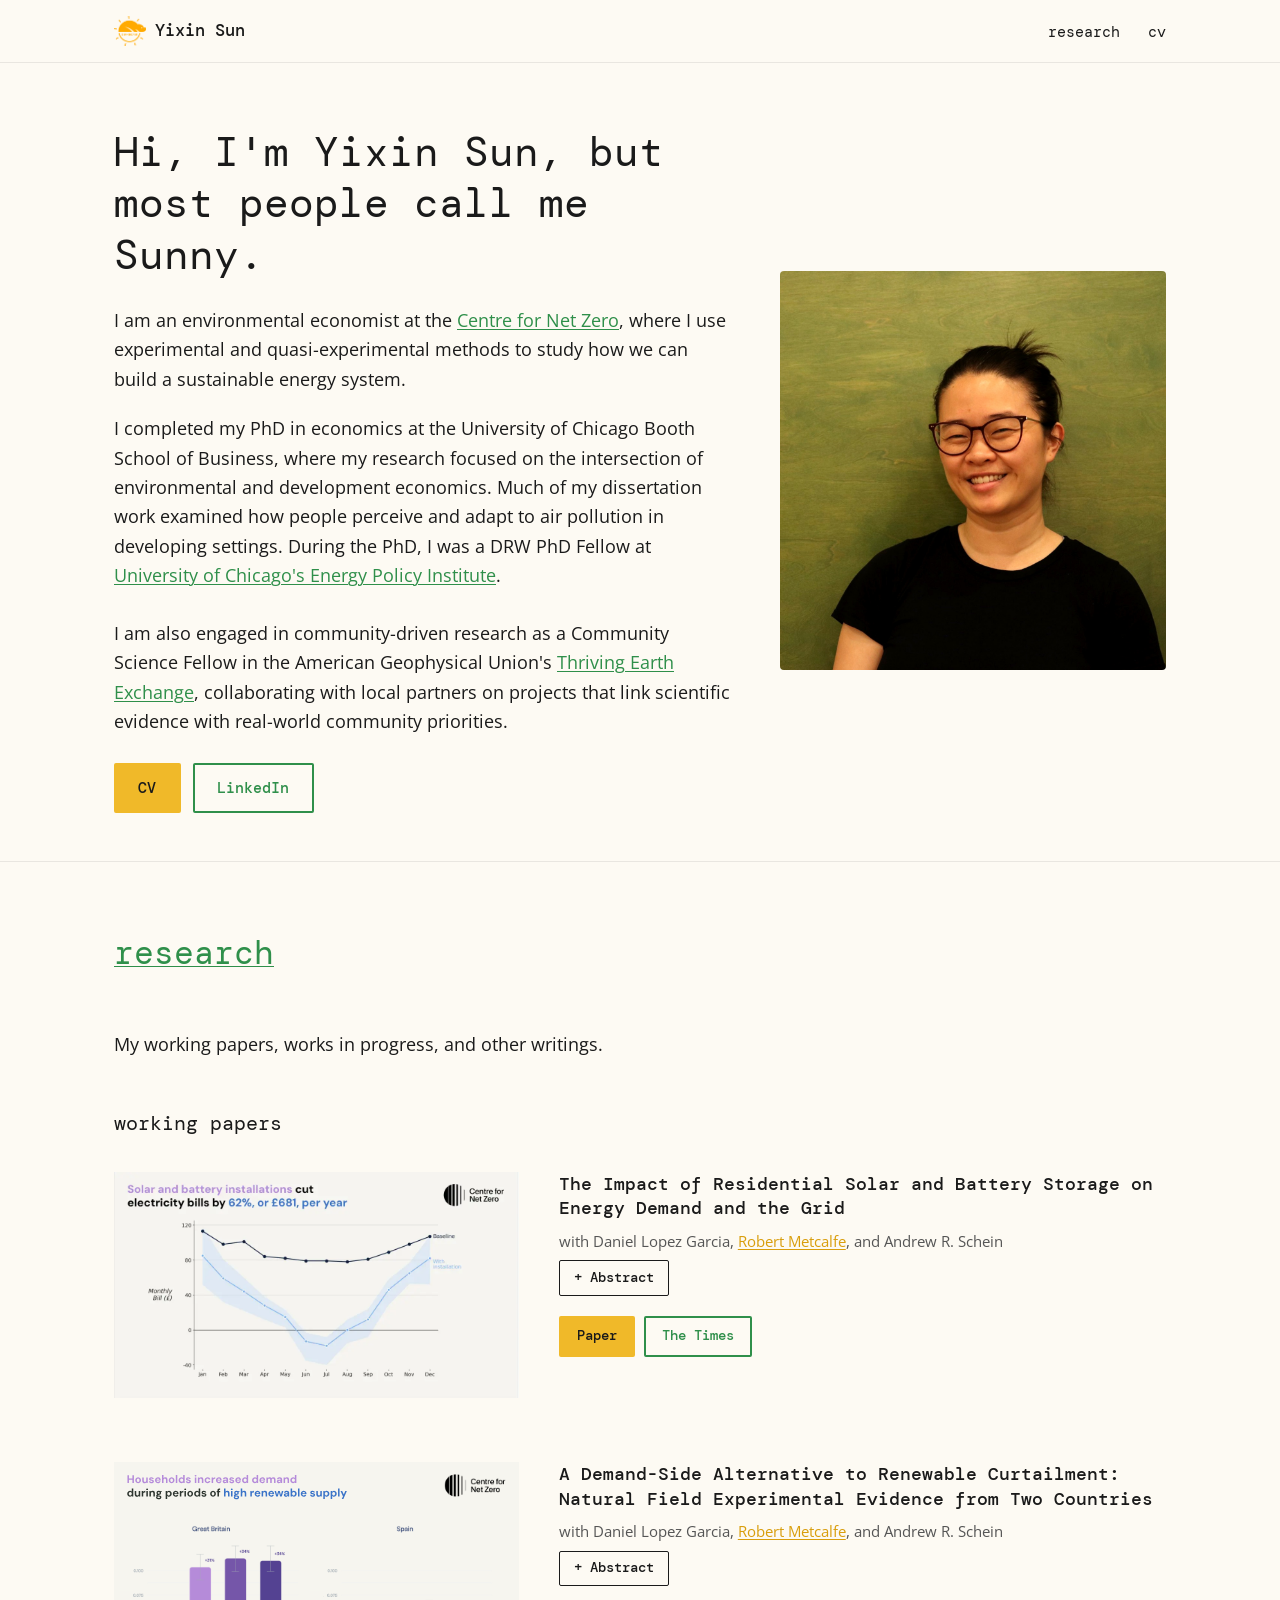
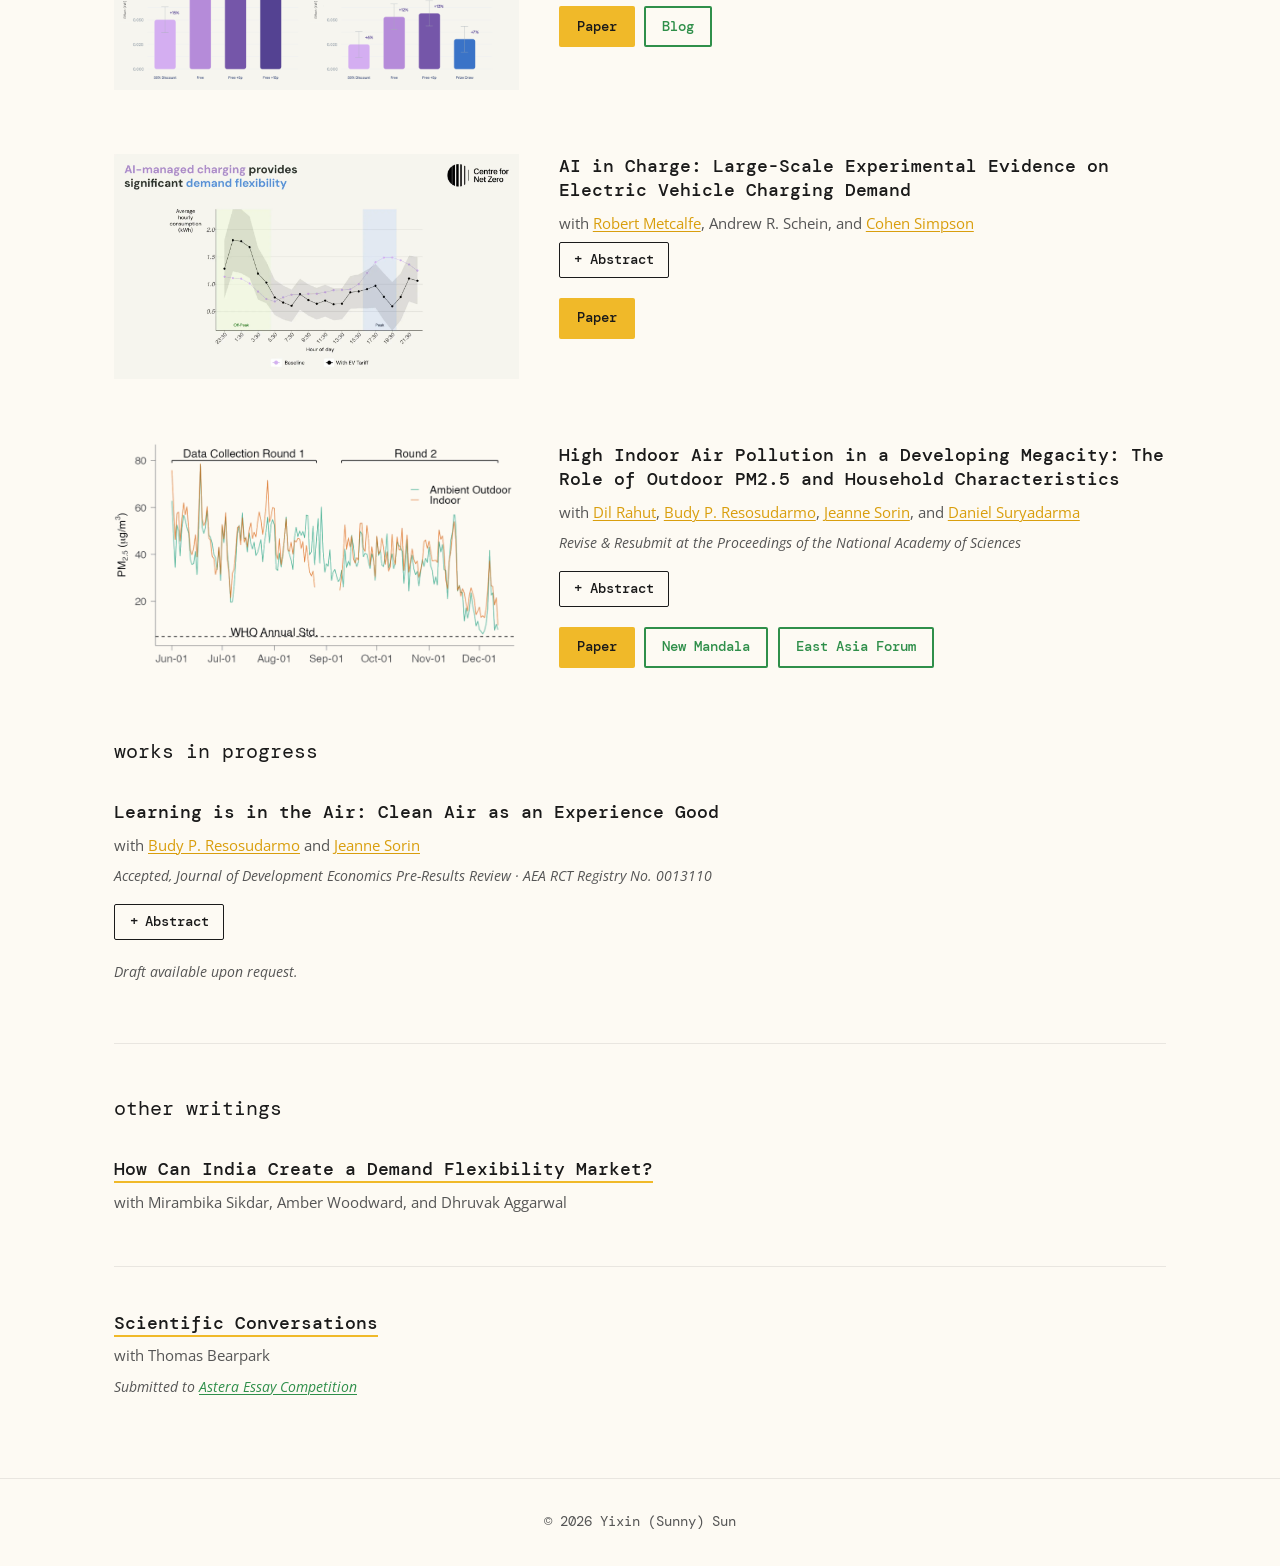
<file: index.html>
<!DOCTYPE html>
<html lang="en">
<head>
  <meta charset="UTF-8">
  <meta name="viewport" content="width=device-width, initial-scale=1.0">
  <title>Yixin (Sunny) Sun</title>
  <meta name="description" content="Yixin (Sunny) Sun — environmental economist at the Centre for Net Zero. Research on energy, air pollution, and climate.">

  <!-- Fonts -->
  <link rel="preconnect" href="https://fonts.googleapis.com">
  <link rel="preconnect" href="https://fonts.gstatic.com" crossorigin>
  <link href="https://fonts.googleapis.com/css2?family=DM+Mono:wght@300;400;500&family=Open+Sans:wght@300;400;500;600;700&display=swap" rel="stylesheet">

  <!-- Favicon -->
  <link rel="icon" type="image/png" href="assets/sunbear.png">
  <link rel="apple-touch-icon" href="assets/sunbear.png">

  <link rel="stylesheet" href="style.css">
</head>
<body>

  <!-- ============ NAV ============ -->
  <nav class="nav">
    <div class="container nav-inner">
      <a class="nav-brand" href="#top">
        <img class="nav-logo" src="assets/sunbear.png" alt="" onerror="this.style.display='none'">
        <span>Yixin Sun</span>
      </a>
      <ul class="nav-links">
        <li><a href="research/">research</a></li>
        <li><a href="assets/cv.pdf" target="_blank" rel="noopener">cv</a></li>
      </ul>
    </div>
  </nav>

  <!-- ============ HERO ============ -->
  <header id="top" class="hero">
    <div class="container hero-inner">
      <div class="hero-text">
        <h1 class="hero-title">
          Hi, I'm Yixin Sun, but most people call me Sunny.
        </h1>
        <p class="hero-subtitle">
          I am an environmental economist at the
          <a href="https://www.centrefornetzero.org/" target="_blank" rel="noopener">Centre for Net Zero</a>,
          where I use experimental and quasi-experimental methods to study how we
          can build a sustainable energy system.
        </p>
        <p class="hero-bio">
          I completed my PhD in economics at the University of Chicago Booth School
          of Business, where my research focused on the intersection of environmental
          and development economics. Much of my dissertation work examined how people
          perceive and adapt to air pollution in developing settings. During the PhD,
          I was a DRW PhD Fellow at
          <a href="https://epic.uchicago.edu/people/yixin-sun/" target="_blank" rel="noopener">University of Chicago's Energy Policy Institute</a>.
        </p>
        <p class="hero-bio">
          I am also engaged in community-driven research as a Community Science
          Fellow in the American Geophysical Union's
          <a href="https://thrivingearthexchange.org/blog/meet-the-september-2024-cohort-of-community-science-fellows/" target="_blank" rel="noopener">Thriving Earth Exchange</a>,
          collaborating with local partners on projects that link scientific
          evidence with real-world community priorities.
        </p>
        <div class="hero-buttons">
          <a class="btn btn-primary" href="assets/cv.pdf" target="_blank" rel="noopener">CV</a>
          <a class="btn btn-outline" href="https://www.linkedin.com/in/yixin-sun-1aa00063/" target="_blank" rel="noopener">LinkedIn</a>
        </div>
      </div>
      <div class="hero-image">
        <img src="assets/profile.jpg" alt="Yixin (Sunny) Sun" onerror="this.style.display='none'">
      </div>
    </div>
  </header>

  <!-- ============ RESEARCH ============ -->
  <section id="research" class="section">
    <div class="container">
      <h2 class="section-title"><a href="research/">research</a></h2>
      <p class="hero-subtitle">My working papers, works in progress, and other writings.</p>

      <h3 class="section-title section-subtitle">working papers</h3>

      <article class="paper">
        <div class="paper-image"><img src="assets/solar-battery.webp" alt="Monthly electricity bill: baseline vs. with solar and battery installation"></div>
        <div class="paper-text">
          <h3 class="paper-title">The Impact of Residential Solar and Battery Storage on Energy Demand and the Grid</h3>
          <p class="paper-authors">with Daniel Lopez Garcia, <a href="https://www.rmetcalfe.net/" target="_blank" rel="noopener">Robert Metcalfe</a>, and Andrew R. Schein</p>
          <details class="abstract"><summary>Abstract</summary><p>Rooftop solar and home batteries are widely proposed as a way to cut household energy bills and decarbonize the power sector, yet we lack causal evidence on their benefits to households, the grid, and society. We conducted a natural field experiment, randomly contacting low-income households from an eligible pool of 38,821 and offering them solar and battery at no private cost. Within a fixed budget constraint, we randomly installed systems in 708 households. Installations reduced annual imported electricity by 38% and net grid imports by 77%, translating into a 62% reduction in bill spending. Solar-plus-battery installations reshaped intraday consumption profiles to benefit the grid and the environment. Overnight off-peak imports increased, while peak imports fell by 66%, a pattern that held even in low-solar winter months. The first pound of subsidy had a marginal value of public funds of 2.07. Exploiting variation in battery feasibility, batteries accounted for a further 13% reduction in households&rsquo; annual bill. For supporting the grid, solar-plus-battery households were able to decrease evening peak imports by three times the amount achieved by solar alone.</p></details>
          <div class="paper-buttons"><a class="btn btn-primary btn-sm" href="https://www.centrefornetzero.org/papers/the-impact-of-residential-solar-and-battery-storage-on-energy-demand-and-the-grid" target="_blank" rel="noopener">Paper</a><a class="btn btn-outline btn-sm" href="https://www.thetimes.com/uk/environment/article/solar-panels-battery-energy-bills-wjfthcwmj" target="_blank" rel="noopener">The Times</a></div>
        </div>
      </article>

      <article class="paper">
        <div class="paper-image"><img src="assets/renewable-curtailment.svg" alt="A Demand-Side Alternative to Renewable Curtailment"></div>
        <div class="paper-text">
          <h3 class="paper-title">A Demand-Side Alternative to Renewable Curtailment: Natural Field Experimental Evidence from Two Countries</h3>
          <p class="paper-authors">with Daniel Lopez Garcia, <a href="https://www.rmetcalfe.net/" target="_blank" rel="noopener">Robert Metcalfe</a>, and Andrew R. Schein</p>
          <details class="abstract"><summary>Abstract</summary><p>As renewable generation plays a growing role in the energy system, periods of negative wholesale electricity prices are becoming increasingly common and are expected to grow dramatically over the next ten years. Traditionally, system operators respond by paying generators, especially renewables, to curtail production, or mandating that they do so without compensation. In this study, we propose and test a novel alternative: exposing consumers to free and negative prices to stimulate demand when supply is abundant. We implemented large-scale nationwide natural field experiments simultaneously in Great Britain and Spain, with roughly 60,000 residential customers in each country randomized to receive varying financial incentives to “turn up” their electricity. We found that demand increased substantially as prices fell to zero, but paying customers to consume beyond zero price yielded little additional response. Households with electric vehicles and rooftop solar had a larger elasticity than households without such technologies, suggesting demand turn-up becomes more effective as households adopt low-carbon technologies.</p></details>
          <div class="paper-buttons"><a class="btn btn-primary btn-sm" href="https://www.centrefornetzero.org/papers/mobilising-electricity-demand-in-periods-of-renewable-abundance-evidence-from-a-large-scale" target="_blank" rel="noopener">Paper</a><a class="btn btn-outline btn-sm" href="https://www.centrefornetzero.org/news/lessons-from-gb-and-spain-on-the-economics-of-demand-turn-up" target="_blank" rel="noopener">Blog</a></div>
        </div>
      </article>

      <article class="paper">
        <div class="paper-image"><img src="assets/ev-tariff.png" alt="Hourly electricity demand: baseline vs. EV tariff"></div>
        <div class="paper-text">
          <h3 class="paper-title">AI in Charge: Large-Scale Experimental Evidence on Electric Vehicle Charging Demand</h3>
          <p class="paper-authors">with <a href="https://www.rmetcalfe.net/" target="_blank" rel="noopener">Robert Metcalfe</a>, Andrew R. Schein, and <a href="https://www.cohensimpson.com/" target="_blank" rel="noopener">Cohen Simpson</a></p>
          <details class="abstract"><summary>Abstract</summary><p>One of the promising opportunities offered by AI to support the decarbonization of electricity grids is to align demand with low-carbon supply, yet there is little causal evidence on household acceptance of AI managed control, and its impact on their consumption. We evaluated the effects of the world's largest AI managed EV charging tariff using a large-scale natural field experiment. We found that the tariff led to a 42% reduction in household electricity demand during peak hours, with 100% of this demand shifted to lower-cost and lower-carbon-intensity periods. The tariff generated substantial consumer savings, while demonstrating potential to lower producer costs, energy system costs, and carbon emissions through significant load shifting.</p></details>
          <div class="paper-buttons"><a class="btn btn-primary btn-sm" href="https://www.centrefornetzero.org/papers/ai-in-charge-large-scale-experimental-evidence-on-electric-vehicle-charging-demand" target="_blank" rel="noopener">Paper</a></div>
        </div>
      </article>

      <article class="paper">
        <div class="paper-image"><img src="assets/jakarta-pm25.png" alt="Indoor and outdoor PM2.5 levels over time in Jakarta"></div>
        <div class="paper-text">
          <h3 class="paper-title">High Indoor Air Pollution in a Developing Megacity: The Role of Outdoor PM2.5 and Household Characteristics</h3>
          <p class="paper-authors">with <a href="https://www.adb.org/adbi/about/staff-profiles/dil-rahut" target="_blank" rel="noopener">Dil Rahut</a>, <a href="https://crawford.anu.edu.au/people/budy-resosudarmo" target="_blank" rel="noopener">Budy P. Resosudarmo</a>, <a href="https://jeannesorin.github.io/" target="_blank" rel="noopener">Jeanne Sorin</a>, and <a href="https://sites.google.com/view/dsuryadarma/home" target="_blank" rel="noopener">Daniel Suryadarma</a></p>
          <p class="paper-status"><em>Revise &amp; Resubmit at the Proceedings of the National Academy of Sciences</em></p>
          <details class="abstract"><summary>Abstract</summary><p>Exposure to fine particulate matter (PM2.5) poses major health risks, especially in rapidly urbanizing cities. We present evidence from over 152,000 monitor-hours of indoor PM2.5 measurements across homes in Jakarta, Indonesia. We find that mean daily indoor and outdoor PM2.5 levels are both dangerously high, eight times above World Health Organization health-based guidelines. Unlike in developed settings, most indoor pollution originates from outdoor infiltration. Survey data also reveal large inequalities: lower-income households experience double the mean indoor PM2.5 of higher-income households.</p></details>
          <div class="paper-buttons"><a class="btn btn-primary btn-sm" href="https://www.dropbox.com/scl/fi/opqtwxwqrwyrgv90rf9ht/jakarta_indoor_outdoor_2025.06.18.pdf?rlkey=f03kli9cmz2w39z93ikiv5z8y&amp;dl=0" target="_blank" rel="noopener">Paper</a><a class="btn btn-outline btn-sm" href="https://www.newmandala.org/where-have-indonesias-energy-transition-policies-all-gone/" target="_blank" rel="noopener">New Mandala</a><a class="btn btn-outline btn-sm" href="https://eastasiaforum.org/2025/09/15/jakartas-air-pollution-crisis-invades-homes/" target="_blank" rel="noopener">East Asia Forum</a></div>
        </div>
      </article>

      <h3 class="section-title section-subtitle">works in progress</h3>
      <article class="wip-paper">
        <h3 class="paper-title">Learning is in the Air: Clean Air as an Experience Good</h3>
        <p class="paper-authors">with <a href="https://crawford.anu.edu.au/people/budy-resosudarmo" target="_blank" rel="noopener">Budy P. Resosudarmo</a> and <a href="https://jeannesorin.github.io/" target="_blank" rel="noopener">Jeanne Sorin</a></p>
        <p class="paper-status"><em>Accepted, Journal of Development Economics Pre-Results Review &middot; AEA RCT Registry No. 0013110</em></p>
        <details class="abstract"><summary>Abstract</summary><p>Despite the severe health risks posed by air pollution, demand for cleaner air remains slow in many highly polluted developing regions. One potential explanation is that clean air functions as an experience good: personal demand becomes evident only after consuming cleaner air. We provide the first experimental test of clean air as an experience good by randomly assigning households in Jakarta, Indonesia to a three-month air purifier rental. Our findings reveal that purifier rentals effectively reduced indoor PM2.5 concentrations by 33%, demonstrating that the intervention successfully exposed households to clean air. Households that experienced cleaner air felt the purifiers improved their health, and developed stronger beliefs about the benefits of clean air. The treatment increased WTP for air purifiers, but only among households with above-median income, suggesting that financial constraints limit demand despite learning effects.</p></details>
        <p class="paper-note"><em>Draft available upon request.</em></p>
      </article>

      <h3 class="section-title section-subtitle">other writings</h3>
      <article class="wip-paper"><h3 class="paper-title"><a href="https://www.ceew.in/publications/how-india-can-create-demand-flexibility-market-five-pillars" target="_blank" rel="noopener">How Can India Create a Demand Flexibility Market?</a></h3><p class="paper-authors">with Mirambika Sikdar, Amber Woodward, and Dhruvak Aggarwal</p></article>
      <article class="wip-paper"><h3 class="paper-title"><a href="https://tombearpark.com/essays/scientific-conversations/" target="_blank" rel="noopener">Scientific Conversations</a></h3><p class="paper-authors">with Thomas Bearpark</p><p class="paper-status"><em>Submitted to <a href="https://asterainstitute.substack.com/p/what-scientists-said-results-from" target="_blank" rel="noopener">Astera Essay Competition</a></em></p></article>
    </div>
  </section>

  <!-- ============ FOOTER ============ -->
  <footer class="footer">
    <div class="container">
      <p>&copy; <span id="year"></span> Yixin (Sunny) Sun</p>
    </div>
  </footer>

  <script>
    document.getElementById('year').textContent = new Date().getFullYear();
  </script>
</body>
</html>
</file>
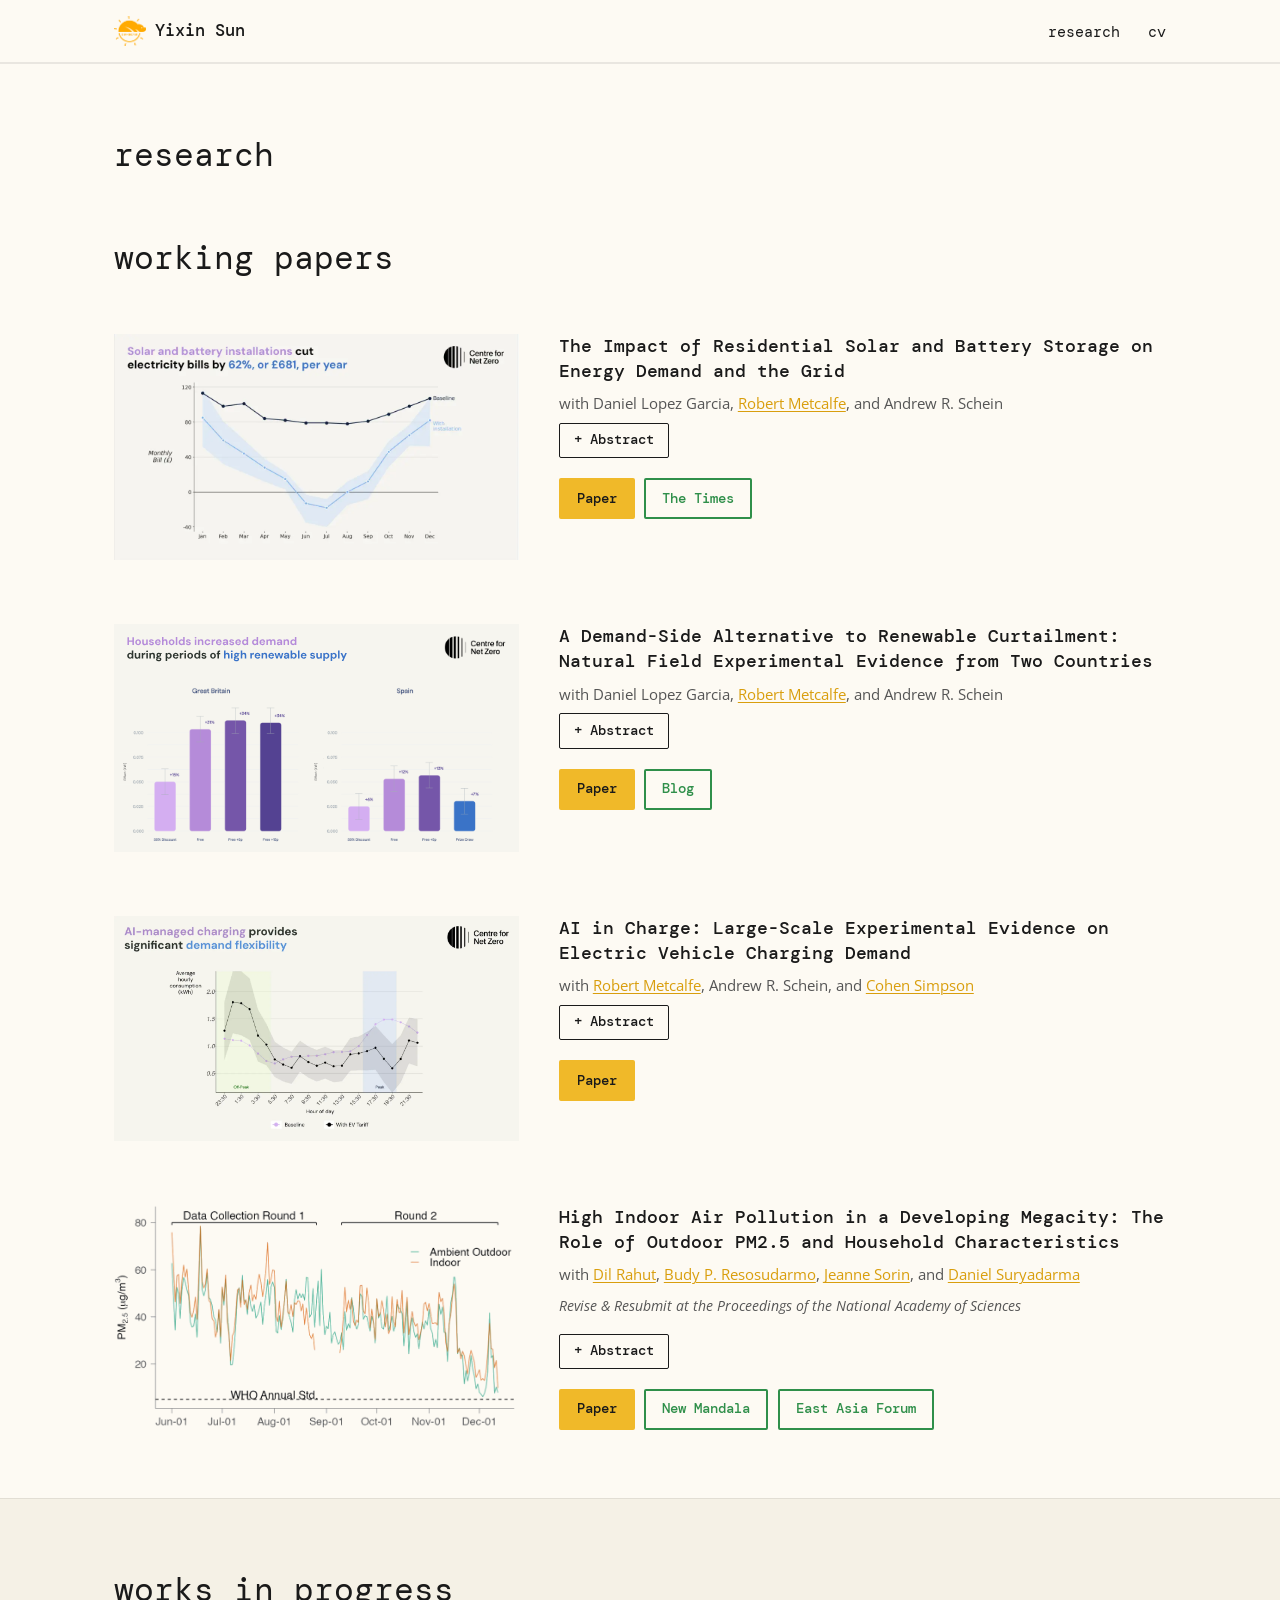
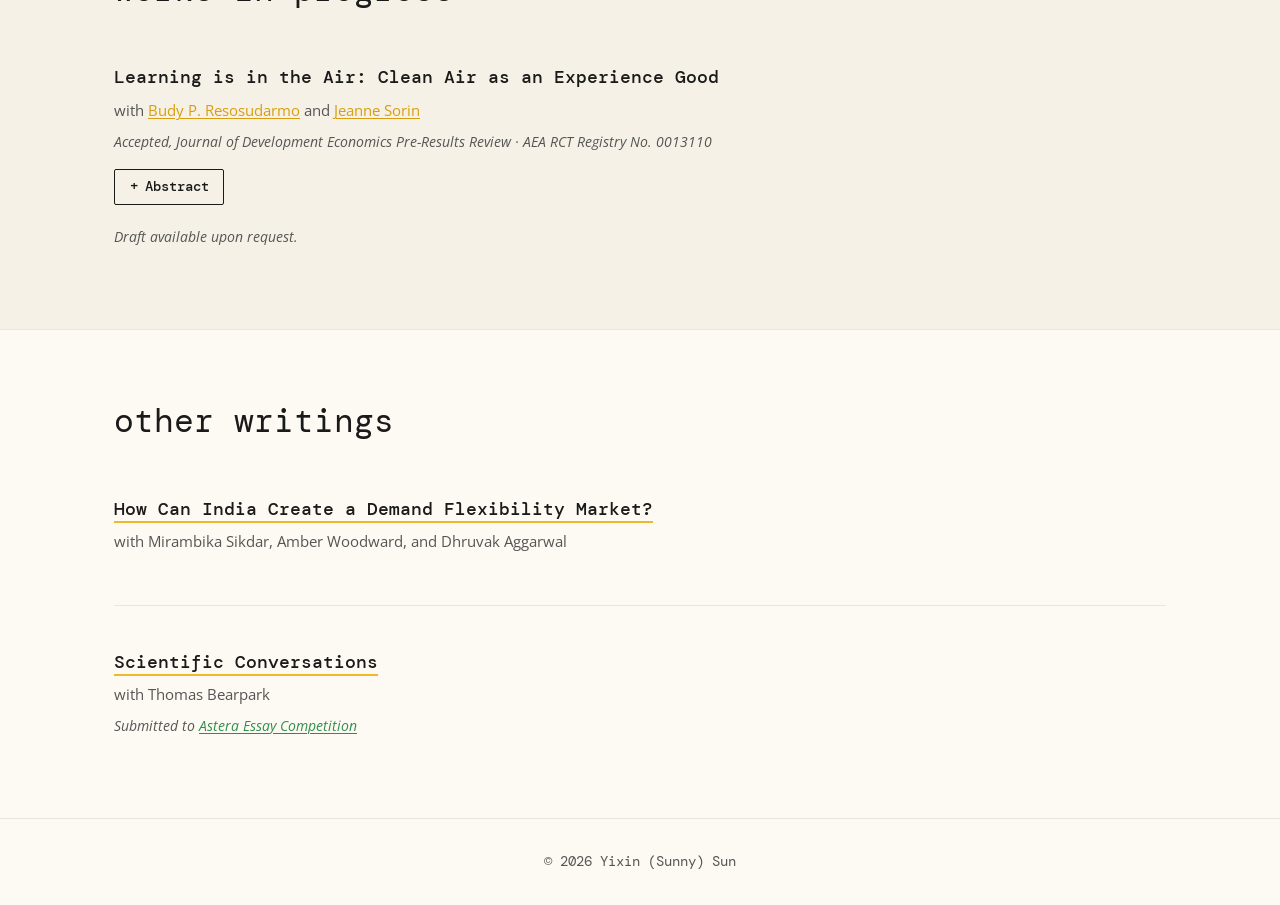
<file: research/index.html>
<!DOCTYPE html>
<html lang="en">
<head>
  <meta charset="UTF-8">
  <meta name="viewport" content="width=device-width, initial-scale=1.0">
  <title>Research — Yixin (Sunny) Sun</title>
  <meta name="description" content="Research by Yixin (Sunny) Sun on energy, air pollution, and climate.">
  <link rel="preconnect" href="https://fonts.googleapis.com">
  <link rel="preconnect" href="https://fonts.gstatic.com" crossorigin>
  <link href="https://fonts.googleapis.com/css2?family=DM+Mono:wght@300;400;500&family=Open+Sans:wght@300;400;500;600;700&display=swap" rel="stylesheet">
  <link rel="icon" type="image/png" href="../assets/sunbear.png">
  <link rel="apple-touch-icon" href="../assets/sunbear.png">
  <link rel="stylesheet" href="../style.css">
</head>
<body>
  <nav class="nav">
    <div class="container nav-inner">
      <a class="nav-brand" href="../">
        <img class="nav-logo" src="../assets/sunbear.png" alt="" onerror="this.style.display='none'">
        <span>Yixin Sun</span>
      </a>
      <ul class="nav-links">
        <li><a href="./" aria-current="page">research</a></li>
        <li><a href="../assets/cv.pdf" target="_blank" rel="noopener">cv</a></li>
      </ul>
    </div>
  </nav>

  <main>
    <section class="section">
      <div class="container">
        <h1 class="section-title">research</h1>
        <h2 class="section-title">working papers</h2>

        <article class="paper">
          <div class="paper-image"><img src="../assets/solar-battery.webp" alt="Monthly electricity bill: baseline vs. with solar and battery installation"></div>
          <div class="paper-text">
            <h3 class="paper-title">The Impact of Residential Solar and Battery Storage on Energy Demand and the Grid</h3>
            <p class="paper-authors">with Daniel Lopez Garcia, <a href="https://www.rmetcalfe.net/" target="_blank" rel="noopener">Robert Metcalfe</a>, and Andrew R. Schein</p>
            <details class="abstract"><summary>Abstract</summary><p>Rooftop solar and home batteries are widely proposed as a way to cut household energy bills and decarbonize the power sector, yet we lack causal evidence on their benefits to households, the grid, and society. We conducted a natural field experiment, randomly contacting low-income households from an eligible pool of 38,821 and offering them solar and battery at no private cost. Within a fixed budget constraint, we randomly installed systems in 708 households. Installations reduced annual imported electricity by 38% and net grid imports by 77%, translating into a 62% reduction in bill spending. Solar-plus-battery installations reshaped intraday consumption profiles to benefit the grid and the environment. Overnight off-peak imports increased, while peak imports fell by 66%, a pattern that held even in low-solar winter months. The first pound of subsidy had a marginal value of public funds of 2.07. Exploiting variation in battery feasibility, batteries accounted for a further 13% reduction in households&rsquo; annual bill. For supporting the grid, solar-plus-battery households were able to decrease evening peak imports by three times the amount achieved by solar alone.</p></details>
            <div class="paper-buttons"><a class="btn btn-primary btn-sm" href="https://www.centrefornetzero.org/papers/the-impact-of-residential-solar-and-battery-storage-on-energy-demand-and-the-grid" target="_blank" rel="noopener">Paper</a><a class="btn btn-outline btn-sm" href="https://www.thetimes.com/uk/environment/article/solar-panels-battery-energy-bills-wjfthcwmj" target="_blank" rel="noopener">The Times</a></div>
          </div>
        </article>

        <article class="paper">
          <div class="paper-image"><img src="../assets/renewable-curtailment.svg" alt="A Demand-Side Alternative to Renewable Curtailment"></div>
          <div class="paper-text">
            <h3 class="paper-title">A Demand-Side Alternative to Renewable Curtailment: Natural Field Experimental Evidence from Two Countries</h3>
            <p class="paper-authors">with Daniel Lopez Garcia, <a href="https://www.rmetcalfe.net/" target="_blank" rel="noopener">Robert Metcalfe</a>, and Andrew R. Schein</p>
            <details class="abstract"><summary>Abstract</summary><p>As renewable generation plays a growing role in the energy system, periods of negative wholesale electricity prices are becoming increasingly common and are expected to grow dramatically over the next ten years. Traditionally, system operators respond by paying generators, especially renewables, to curtail production, or mandating that they do so without compensation. In this study, we propose and test a novel alternative: exposing consumers to free and negative prices to stimulate demand when supply is abundant. We implemented large-scale nationwide natural field experiments simultaneously in Great Britain and Spain, with roughly 60,000 residential customers in each country randomized to receive varying financial incentives to “turn up” their electricity. We found that demand increased substantially as prices fell to zero, but paying customers to consume beyond zero price yielded little additional response. Households with electric vehicles and rooftop solar had a larger elasticity than households without such technologies, suggesting demand turn-up becomes more effective as households adopt low-carbon technologies.</p></details>
            <div class="paper-buttons"><a class="btn btn-primary btn-sm" href="https://www.centrefornetzero.org/papers/mobilising-electricity-demand-in-periods-of-renewable-abundance-evidence-from-a-large-scale" target="_blank" rel="noopener">Paper</a><a class="btn btn-outline btn-sm" href="https://www.centrefornetzero.org/news/lessons-from-gb-and-spain-on-the-economics-of-demand-turn-up" target="_blank" rel="noopener">Blog</a></div>
          </div>
        </article>

        <article class="paper">
          <div class="paper-image"><img src="../assets/ev-tariff.png" alt="Hourly electricity demand: baseline vs. EV tariff"></div>
          <div class="paper-text">
            <h3 class="paper-title">AI in Charge: Large-Scale Experimental Evidence on Electric Vehicle Charging Demand</h3>
            <p class="paper-authors">with <a href="https://www.rmetcalfe.net/" target="_blank" rel="noopener">Robert Metcalfe</a>, Andrew R. Schein, and <a href="https://www.cohensimpson.com/" target="_blank" rel="noopener">Cohen Simpson</a></p>
            <details class="abstract"><summary>Abstract</summary><p>One of the promising opportunities offered by AI to support the decarbonization of electricity grids is to align demand with low-carbon supply, yet there is little causal evidence on household acceptance of AI managed control, and its impact on their consumption. We evaluated the effects of the world's largest AI managed EV charging tariff using a large-scale natural field experiment. We found that the tariff led to a 42% reduction in household electricity demand during peak hours, with 100% of this demand shifted to lower-cost and lower-carbon-intensity periods. The tariff generated substantial consumer savings, while demonstrating potential to lower producer costs, energy system costs, and carbon emissions through significant load shifting.</p></details>
            <div class="paper-buttons"><a class="btn btn-primary btn-sm" href="https://www.centrefornetzero.org/papers/ai-in-charge-large-scale-experimental-evidence-on-electric-vehicle-charging-demand" target="_blank" rel="noopener">Paper</a></div>
          </div>
        </article>

        <article class="paper">
          <div class="paper-image"><img src="../assets/jakarta-pm25.png" alt="Indoor and outdoor PM2.5 levels over time in Jakarta"></div>
          <div class="paper-text">
            <h3 class="paper-title">High Indoor Air Pollution in a Developing Megacity: The Role of Outdoor PM2.5 and Household Characteristics</h3>
            <p class="paper-authors">with <a href="https://www.adb.org/adbi/about/staff-profiles/dil-rahut" target="_blank" rel="noopener">Dil Rahut</a>, <a href="https://crawford.anu.edu.au/people/budy-resosudarmo" target="_blank" rel="noopener">Budy P. Resosudarmo</a>, <a href="https://jeannesorin.github.io/" target="_blank" rel="noopener">Jeanne Sorin</a>, and <a href="https://sites.google.com/view/dsuryadarma/home" target="_blank" rel="noopener">Daniel Suryadarma</a></p>
            <p class="paper-status"><em>Revise &amp; Resubmit at the Proceedings of the National Academy of Sciences</em></p>
            <details class="abstract"><summary>Abstract</summary><p>Exposure to fine particulate matter (PM2.5) poses major health risks, especially in rapidly urbanizing cities. We present evidence from over 152,000 monitor-hours of indoor PM2.5 measurements across homes in Jakarta, Indonesia. We find that mean daily indoor and outdoor PM2.5 levels are both dangerously high, eight times above World Health Organization health-based guidelines. Unlike in developed settings, most indoor pollution originates from outdoor infiltration. Survey data also reveal large inequalities: lower-income households experience double the mean indoor PM2.5 of higher-income households.</p></details>
            <div class="paper-buttons"><a class="btn btn-primary btn-sm" href="https://www.dropbox.com/scl/fi/opqtwxwqrwyrgv90rf9ht/jakarta_indoor_outdoor_2025.06.18.pdf?rlkey=f03kli9cmz2w39z93ikiv5z8y&dl=0" target="_blank" rel="noopener">Paper</a><a class="btn btn-outline btn-sm" href="https://www.newmandala.org/where-have-indonesias-energy-transition-policies-all-gone/" target="_blank" rel="noopener">New Mandala</a><a class="btn btn-outline btn-sm" href="https://eastasiaforum.org/2025/09/15/jakartas-air-pollution-crisis-invades-homes/" target="_blank" rel="noopener">East Asia Forum</a></div>
          </div>
        </article>
      </div>
    </section>

    <section class="section section-alt">
      <div class="container">
        <h2 class="section-title">works in progress</h2>
        <article class="wip-paper"><h3 class="paper-title">Learning is in the Air: Clean Air as an Experience Good</h3><p class="paper-authors">with <a href="https://crawford.anu.edu.au/people/budy-resosudarmo" target="_blank" rel="noopener">Budy P. Resosudarmo</a> and <a href="https://jeannesorin.github.io/" target="_blank" rel="noopener">Jeanne Sorin</a></p><p class="paper-status"><em>Accepted, Journal of Development Economics Pre-Results Review &middot; AEA RCT Registry No. 0013110</em></p><details class="abstract"><summary>Abstract</summary><p>Despite the severe health risks posed by air pollution, demand for cleaner air remains slow in many highly polluted developing regions. We provide the first experimental test of clean air as an experience good by randomly assigning households in Jakarta, Indonesia to a three-month air purifier rental. Our findings reveal that purifier rentals effectively reduced indoor PM2.5 concentrations by 33%, demonstrating that the intervention successfully exposed households to clean air. The treatment increased WTP for air purifiers, but only among households with above-median income, suggesting that financial constraints limit demand despite learning effects.</p></details><p class="paper-note"><em>Draft available upon request.</em></p></article>
      </div>
    </section>

    <section class="section"><div class="container"><h2 class="section-title">other writings</h2><article class="wip-paper"><h3 class="paper-title"><a href="https://www.ceew.in/publications/how-india-can-create-demand-flexibility-market-five-pillars" target="_blank" rel="noopener">How Can India Create a Demand Flexibility Market?</a></h3><p class="paper-authors">with Mirambika Sikdar, Amber Woodward, and Dhruvak Aggarwal</p></article><article class="wip-paper"><h3 class="paper-title"><a href="https://tombearpark.com/essays/scientific-conversations/" target="_blank" rel="noopener">Scientific Conversations</a></h3><p class="paper-authors">with Thomas Bearpark</p><p class="paper-status"><em>Submitted to <a href="https://asterainstitute.substack.com/p/what-scientists-said-results-from" target="_blank" rel="noopener">Astera Essay Competition</a></em></p></article></div></section>
  </main>

  <footer class="footer"><div class="container"><p>&copy; <span id="year"></span> Yixin (Sunny) Sun</p></div></footer>
  <script>document.getElementById('year').textContent = new Date().getFullYear();</script>
</body>
</html>
</file>
<file: style.css>
/* =========================================================
   Yixin (Sunny) Sun — personal site
   Aesthetic: cream background, DM Mono headings, gold accents
   Inspired by kristykim.github.io
   ========================================================= */

/* ---------- Tokens ---------- */
:root {
  --bg: #fdfaf3;             /* cream */
  --bg-alt: #f5f1e6;         /* slightly darker cream for alt section */
  --ink: #1a1a1a;            /* near black */
  --muted: #555;
  --accent: #f0b929;         /* warm gold (mirrors Bootstrap btn-warning) */
  --accent-hover: #d99e0d;
  --outline: #2f8f4a;        /* green for outline buttons */
  --outline-hover: #21683a;
  --link: #2f8f4a;
  --rule: rgba(0, 0, 0, 0.08);

  --font-display: "DM Mono", ui-monospace, "SF Mono", Menlo, monospace;
  --font-body: "Open Sans", system-ui, -apple-system, "Segoe UI", Roboto, sans-serif;

  --max-width: 1100px;
  --gap: 2rem;
}

/* ---------- Reset-ish ---------- */
*, *::before, *::after { box-sizing: border-box; }
html { scroll-behavior: smooth; }
body {
  margin: 0;
  background: var(--bg);
  color: var(--ink);
  font-family: var(--font-body);
  font-size: 17px;
  line-height: 1.65;
  -webkit-font-smoothing: antialiased;
}
img { max-width: 100%; height: auto; display: block; }
a { color: var(--link); text-decoration: underline; text-decoration-thickness: 1px; text-underline-offset: 2px; }
a:hover { color: var(--outline-hover); }
.container {
  max-width: var(--max-width);
  margin: 0 auto;
  padding: 0 1.5rem;
}

/* ---------- Nav ---------- */
.nav {
  position: sticky;
  top: 0;
  background: var(--bg);
  border-bottom: 1px solid var(--rule);
  z-index: 10;
}
.nav-inner {
  display: flex;
  justify-content: space-between;
  align-items: center;
  padding: 1rem 1.5rem;
}
.nav-brand {
  display: inline-flex;
  align-items: center;
  gap: 0.6rem;
  font-family: var(--font-display);
  font-size: 1.05rem;
  font-weight: 500;
  color: var(--ink);
  text-decoration: none;
}
.nav-logo {
  height: 1.8em;     /* slightly taller than the "Yixin Sun" text */
  width: auto;
  display: block;
}
.nav-links {
  display: flex;
  gap: 1.75rem;
  list-style: none;
  margin: 0; padding: 0;
}
.nav-links a {
  font-family: var(--font-display);
  font-size: 0.95rem;
  color: var(--ink);
  text-decoration: none;
  transition: color 0.15s;
}
.nav-links a:hover { color: var(--accent-hover); }

/* ---------- Hero ---------- */
.hero {
  padding: 4rem 0 3rem;
}
.hero-inner {
  display: grid;
  grid-template-columns: 1.6fr 1fr;
  gap: 3rem;
  align-items: center;
}
.hero-title {
  font-family: var(--font-display);
  font-weight: 400;
  font-size: clamp(1.8rem, 3.2vw, 2.6rem);
  line-height: 1.25;
  margin: 0 0 1.5rem;
}
.hero-subtitle {
  font-size: 1.15rem;
  margin: 0 0 1.25rem;
  line-height: 1.6;
}
.hero-bio {
  font-size: 1.15rem;
  line-height: 1.6;
  margin: 0 0 1.75rem;
}
.hero-buttons {
  display: flex;
  gap: 0.75rem;
  flex-wrap: wrap;
}
.hero-image img {
  width: 100%;
  border-radius: 4px;
}

/* ---------- Buttons ---------- */
.btn {
  display: inline-block;
  padding: 0.65rem 1.4rem;
  font-family: var(--font-display);
  font-size: 0.95rem;
  font-weight: 500;
  text-decoration: none;
  border-radius: 2px;
  border: 2px solid transparent;
  transition: all 0.15s ease;
  cursor: pointer;
}
.btn-primary {
  background: var(--accent);
  color: var(--ink);
  border-color: var(--accent);
}
.btn-primary:hover {
  background: var(--accent-hover);
  border-color: var(--accent-hover);
  color: var(--ink);
}
.btn-outline {
  background: transparent;
  color: var(--outline);
  border-color: var(--outline);
}
.btn-outline:hover {
  background: var(--outline);
  color: #fff;
}
.btn-sm {
  padding: 0.45rem 1rem;
  font-size: 0.85rem;
}

/* ---------- Sections ---------- */
.section {
  padding: 4rem 0;
  border-top: 1px solid var(--rule);
}
.section-alt {
  background: var(--bg-alt);
}
.section-title {
  font-family: var(--font-display);
  font-weight: 400;
  font-size: clamp(1.6rem, 2.6vw, 2.2rem);
  margin: 0 0 3rem;
  color: var(--ink);
}
.section-subtitle {
  font-size: 1.25rem;
  margin: 3rem 0 2rem;
}

/* ---------- Paper block (Working papers, with image) ---------- */
.paper {
  display: grid;
  grid-template-columns: 2fr 3fr;
  gap: 2.5rem;
  margin-bottom: 4rem;
  align-items: start;
}
.paper:last-child { margin-bottom: 0; }
.paper-image img {
  width: 100%;
}
.paper-title {
  font-family: var(--font-display);
  font-size: 1.1rem;
  font-weight: 500;
  line-height: 1.4;
  margin: 0 0 0.5rem;
}
.paper-title a {
  color: var(--ink);
  text-decoration: none;
  border-bottom: 2px solid var(--accent);
  padding-bottom: 1px;
}
.paper-title a:hover {
  color: var(--accent-hover);
}
.paper-authors {
  font-size: 0.95rem;
  margin: 0 0 0.4rem;
  color: var(--muted);
}
.paper-authors a {
  color: var(--accent-hover);
}
.paper-status {
  font-size: 0.9rem;
  margin: 0 0 1rem;
  color: var(--muted);
}
.paper-abstract {
  font-size: 0.95rem;
  margin: 0 0 1.25rem;
  color: var(--ink);
}

/* Collapsible abstract */
.abstract {
  margin: 0 0 1.25rem;
}
.abstract > summary {
  display: inline-flex;
  align-items: center;
  gap: 0.4rem;
  cursor: pointer;
  font-family: var(--font-display);
  font-size: 0.85rem;
  font-weight: 500;
  color: var(--ink);
  padding: 0.35rem 0.85rem;
  border: 1.5px solid var(--ink);
  border-radius: 2px;
  list-style: none;
  user-select: none;
  transition: all 0.15s ease;
}
.abstract > summary::-webkit-details-marker { display: none; }
.abstract > summary::before {
  content: "+";
  font-weight: 500;
  display: inline-block;
  width: 0.75em;
  text-align: center;
}
.abstract[open] > summary::before { content: "−"; }
.abstract > summary:hover {
  background: var(--ink);
  color: var(--bg);
}
.abstract > p {
  font-size: 0.95rem;
  margin: 1rem 0 0;
  color: var(--ink);
  padding-left: 0.85rem;
  border-left: 2px solid var(--rule);
}
.paper-note {
  font-size: 0.9rem;
  color: var(--muted);
  margin: 0 0 1rem;
}
.paper-buttons {
  display: flex;
  gap: 0.6rem;
  flex-wrap: wrap;
}

/* ---------- WIP block (no image) ---------- */
.wip-paper {
  margin-bottom: 2.75rem;
  padding-bottom: 2.75rem;
  border-bottom: 1px solid var(--rule);
}
.wip-paper:last-child {
  border-bottom: none;
  margin-bottom: 0;
  padding-bottom: 0;
}

/* ---------- Footer ---------- */
.footer {
  border-top: 1px solid var(--rule);
  padding: 2rem 0;
  font-family: var(--font-display);
  font-size: 0.85rem;
  color: var(--muted);
  text-align: center;
}
.footer p { margin: 0; }

/* ---------- Mobile ---------- */
@media (max-width: 760px) {
  .hero {
    padding: 2.5rem 0 2rem;
  }
  .hero-inner {
    grid-template-columns: 1fr;
    gap: 2rem;
  }
  .hero-image {
    order: -1;
    max-width: 220px;
  }
  .nav-inner {
    flex-direction: column;
    align-items: flex-start;
    gap: 0.75rem;
  }
  .nav-links {
    gap: 1.25rem;
    flex-wrap: wrap;
  }
  .section {
    padding: 2.5rem 0;
  }
  .section-title {
    margin-bottom: 2rem;
  }
  .paper {
    grid-template-columns: 1fr;
    gap: 1.5rem;
    margin-bottom: 3rem;
  }
}
</file>
